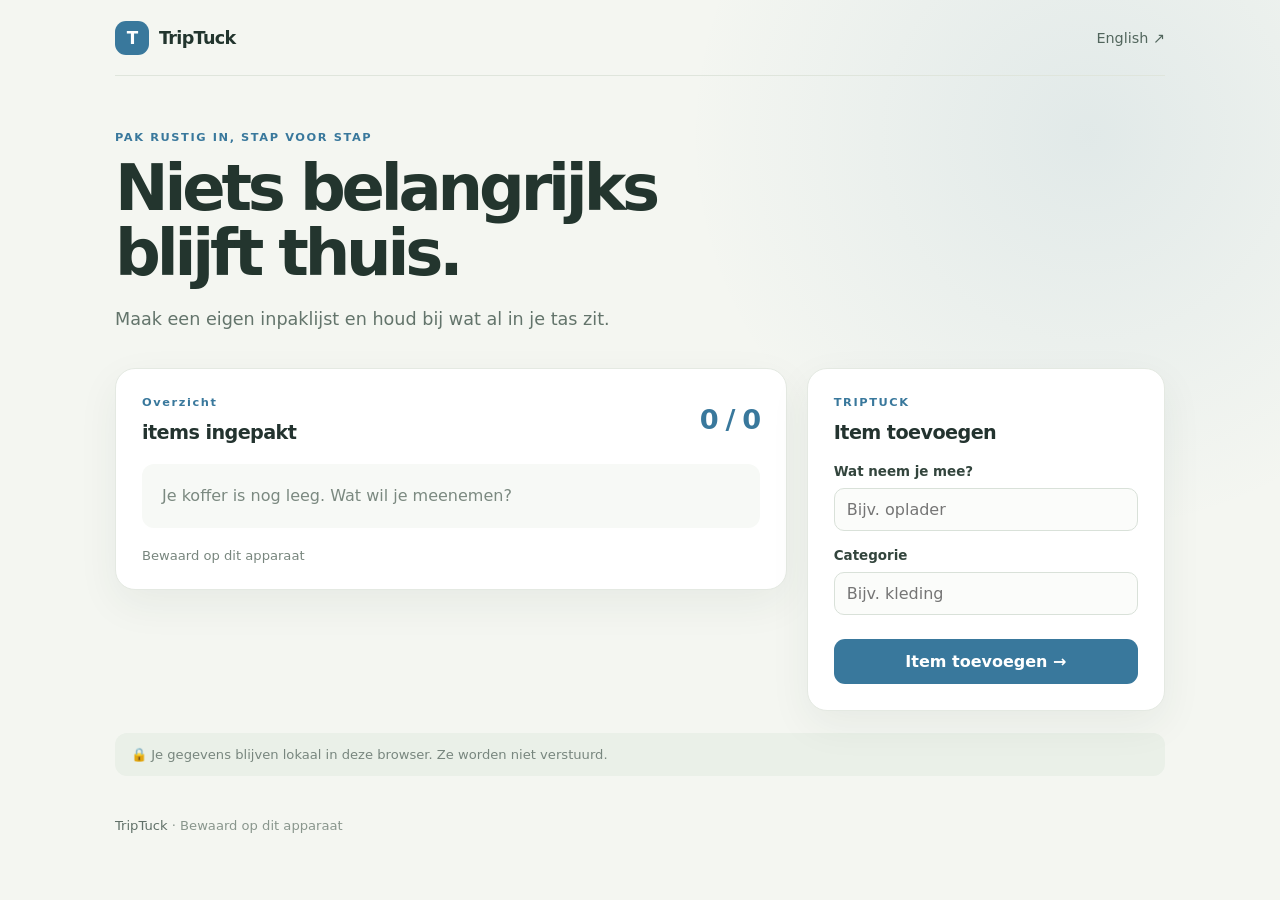
<file: index.html>
<!doctype html>
<html lang="nl"><head><meta charset="utf-8"><meta name="viewport" content="width=device-width,initial-scale=1"><meta name="description" content="Maak een eigen inpaklijst en houd bij wat al in je tas zit."><title>TripTuck</title><link rel="stylesheet" href="styles.css"><script src="project.js" defer></script><script src="app.js" defer></script></head><body></body></html>
</file>
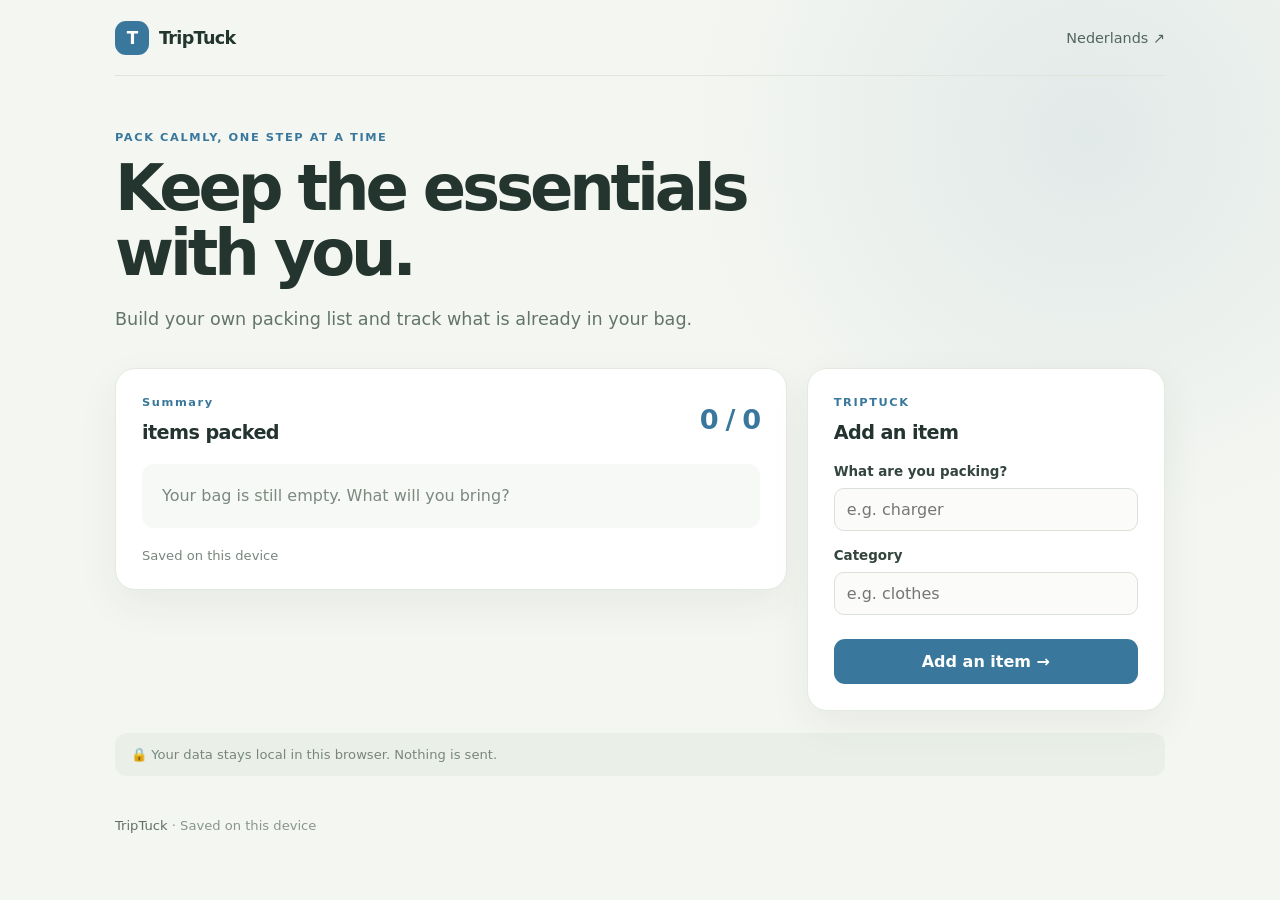
<file: en/index.html>
<!doctype html>
<html lang="en"><head><meta charset="utf-8"><meta name="viewport" content="width=device-width,initial-scale=1"><meta name="description" content="Build your own packing list and track what is already in your bag."><title>TripTuck</title><link rel="stylesheet" href="../styles.css"><script src="../project.js" defer></script><script src="../app.js" defer></script></head><body></body></html>
</file>
<file: styles.css>
:root{font-family:Inter,ui-sans-serif,system-ui,-apple-system,"Segoe UI",sans-serif;color:#23332f;background:#f4f6f1;font-synthesis:none}*{box-sizing:border-box}body{margin:0;min-height:100vh;background:radial-gradient(circle at 85% 15%,color-mix(in srgb,var(--accent) 10%,transparent),transparent 25rem),#f4f6f1}header,main,footer{width:min(1050px,calc(100% - 36px));margin:auto}header{height:76px;display:flex;align-items:center;justify-content:space-between;border-bottom:1px solid #dfe5dc}.brand{text-decoration:none;color:#22352e;font-weight:800;letter-spacing:-.04em;font-size:1.1rem;display:flex;align-items:center;gap:10px}.mark{width:34px;height:34px;display:grid;place-items:center;background:var(--accent);color:white;border-radius:11px;font-size:1.05rem}.lang{color:#52665d;text-decoration:none;font-size:.9rem}.lang:hover{text-decoration:underline}.hero{padding:54px 0 34px;max-width:700px}.eyebrow{font-size:.71rem;letter-spacing:.14em;font-weight:800;color:var(--accent);margin:0 0 12px}.hero h1{font-size:clamp(2.3rem,5vw,4rem);letter-spacing:-.065em;line-height:1.02;margin:0;color:#23352e}.intro{font-size:1.1rem;line-height:1.65;color:#63746b;max-width:620px;margin:18px 0 0}.workspace{display:grid;grid-template-columns:minmax(0,1.5fr) minmax(270px,.8fr);gap:20px;align-items:start}.main-card,.form-card{background:#fff;border:1px solid #e4e9e2;border-radius:20px;padding:26px;box-shadow:0 14px 40px #263b3010}.section-head{display:flex;justify-content:space-between;align-items:center;gap:16px}.section-head h2,.form-card h2{font-size:1.2rem;letter-spacing:-.03em;margin:0}.total{color:var(--accent);font-size:1.7rem;letter-spacing:-.05em}.form-card h2{margin-bottom:20px}.form-card form{display:flex;flex-direction:column;gap:9px}label{font-size:.84rem;font-weight:650;color:#33453d}input:not([type=checkbox]),textarea{font:inherit;color:#263930;border:1px solid #d9e1d9;background:#fbfcfa;border-radius:10px;padding:11px 12px;width:100%;margin:0 0 8px}input:focus,textarea:focus{outline:3px solid color-mix(in srgb,var(--accent) 22%,white);border-color:var(--accent)}.primary{border:0;border-radius:11px;background:var(--accent);color:#fff;padding:13px 16px;font:inherit;font-weight:750;cursor:pointer;margin-top:7px}.primary:hover{filter:brightness(.92)}.items{list-style:none;padding:0;margin:22px 0 0}.items li{padding:13px 0;border-bottom:1px solid #edf0eb;display:flex;align-items:center;justify-content:space-between;gap:14px}.items li:last-child{border:0}.items li p{margin:5px 0 0;color:#738178;font-size:.84rem;line-height:1.45}.remove{background:transparent;border:0;color:#8b655d;cursor:pointer;font:inherit;font-size:.78rem;flex:none}.check-row label{display:flex;align-items:center;gap:12px;cursor:pointer}.check-row input{width:18px;height:18px;accent-color:var(--accent)}.is-done label span{text-decoration:line-through;color:#829088}.check-row small{display:block;font-size:.76rem;color:#7c8980;margin-top:4px}.empty{color:#7b8980;background:#f7f9f6;border-radius:12px;padding:20px;margin:20px 0 0;line-height:1.5}.save-note,.privacy{font-size:.82rem;color:#78867e}.save-note{margin:20px 0 0}.privacy{margin:22px 0 42px;padding:14px 16px;background:#eaf0e8;border-radius:12px}.result{display:grid;gap:10px;margin-top:20px}.result div{display:flex;justify-content:space-between;padding:13px;background:#f6f8f5;border-radius:10px}.result span{color:#69786f}footer{padding:0 0 28px;color:#607068;font-size:.82rem}footer span{color:#89968d}@media(max-width:760px){.workspace{grid-template-columns:1fr}.hero{padding-top:42px}.main-card,.form-card{padding:21px}}
</file>
